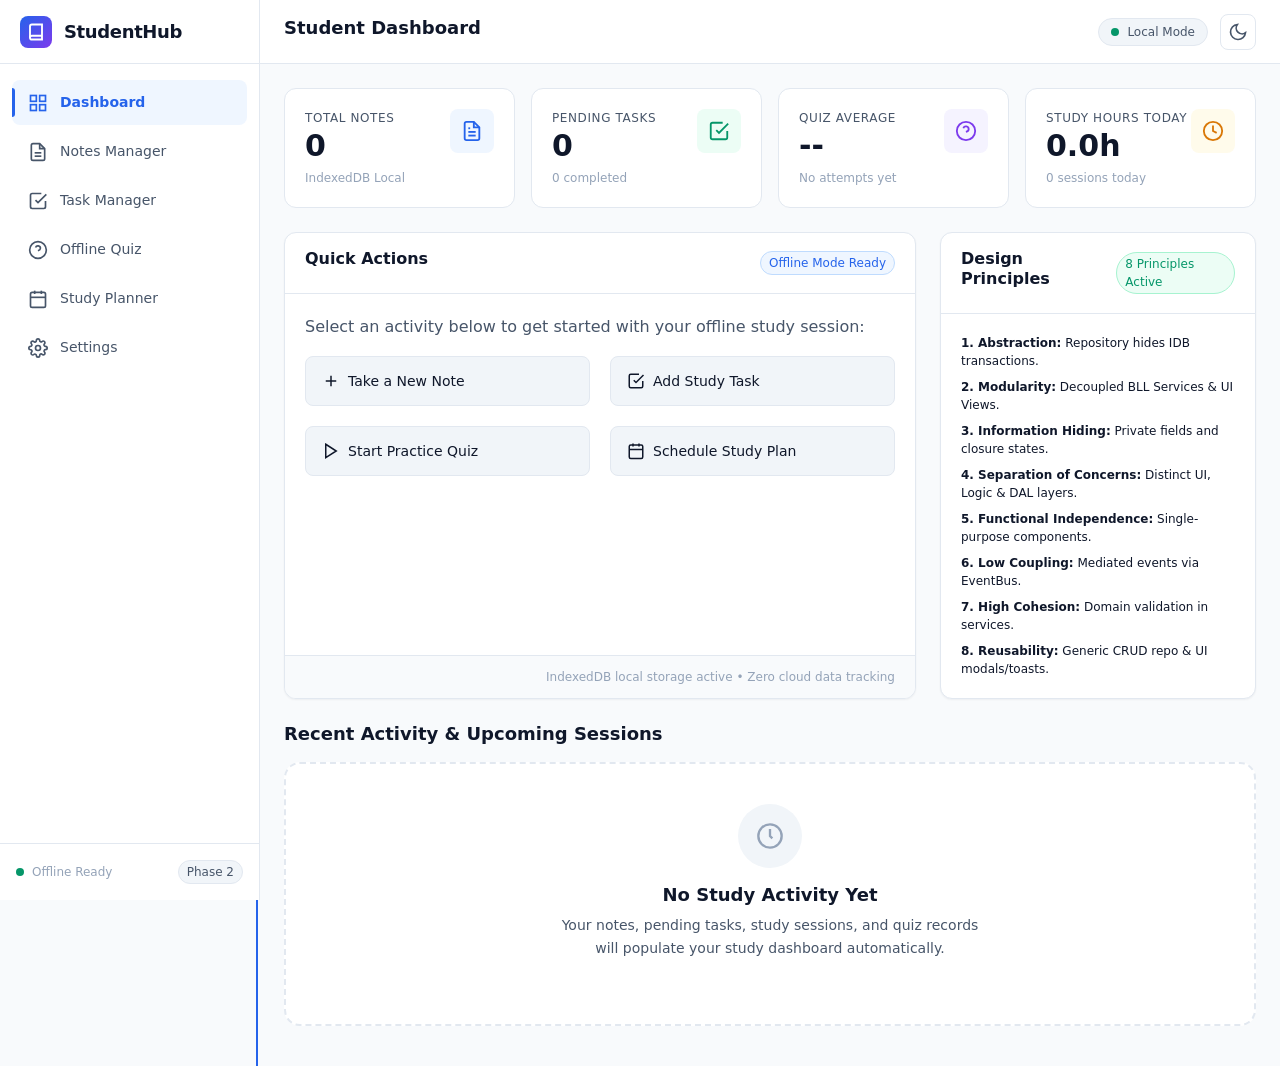
<file: index.html>
<!DOCTYPE html>
<html lang="en">
<head>
  <meta charset="UTF-8">
  <meta name="viewport" content="width=device-width, initial-scale=1.0">
  <meta name="description" content="Offline Student Assistant — A lightweight, offline-first study companion built with vanilla web technologies.">
  <meta name="theme-color" content="#2563eb">
  <title>Offline Student Assistant</title>

  <!-- PWA Manifest & App Icons -->
  <link rel="manifest" href="./manifest.webmanifest">
  <link rel="icon" type="image/svg+xml" href="./assets/icons/favicon.svg">
  <link rel="apple-touch-icon" href="./assets/icons/icon-192.png">

  <!-- Modular CSS Architecture -->
  <link rel="stylesheet" href="./assets/css/variables.css">
  <link rel="stylesheet" href="./assets/css/base.css">
  <link rel="stylesheet" href="./assets/css/layout.css">
  <link rel="stylesheet" href="./assets/css/components.css">
  <link rel="stylesheet" href="./assets/css/animations.css">
</head>
<body>
  <!-- Accessible Skip to Content Link -->
  <a href="#app-main" class="skip-link">Skip to main content</a>

  <!-- Mobile Backdrop Overlay for Drawer -->
  <div id="sidebar-backdrop" class="sidebar-backdrop" aria-hidden="true"></div>

  <div class="app-container">
    <!-- Desktop Sidebar Navigation -->
    <aside id="app-sidebar" class="sidebar" aria-label="Main Navigation">
      <div class="sidebar-header">
        <a href="#/dashboard" class="app-brand" aria-label="Student Assistant Home">
          <div class="app-brand-icon" aria-hidden="true">
            <svg width="18" height="18" viewBox="0 0 24 24" fill="none" stroke="currentColor" stroke-width="2.5"><path d="M4 19.5A2.5 2.5 0 0 1 6.5 17H20"></path><path d="M6.5 2H20v20H6.5A2.5 2.5 0 0 1 4 19.5v-15A2.5 2.5 0 0 1 6.5 2z"></path></svg>
          </div>
          <span class="app-brand-text">StudentHub</span>
        </a>
      </div>

      <nav class="sidebar-nav">
        <a href="#/dashboard" class="nav-link active" id="nav-dashboard">
          <svg class="nav-link-icon" viewBox="0 0 24 24" fill="none" stroke="currentColor" stroke-width="2" aria-hidden="true"><rect x="3" y="3" width="7" height="7"></rect><rect x="14" y="3" width="7" height="7"></rect><rect x="14" y="14" width="7" height="7"></rect><rect x="3" y="14" width="7" height="7"></rect></svg>
          <span>Dashboard</span>
        </a>

        <a href="#/notes" class="nav-link" id="nav-notes">
          <svg class="nav-link-icon" viewBox="0 0 24 24" fill="none" stroke="currentColor" stroke-width="2" aria-hidden="true"><path d="M14 2H6a2 2 0 0 0-2 2v16a2 2 0 0 0 2 2h12a2 2 0 0 0 2-2V8z"></path><polyline points="14 2 14 8 20 8"></polyline><line x1="16" y1="13" x2="8" y2="13"></line><line x1="16" y1="17" x2="8" y2="17"></line></svg>
          <span>Notes Manager</span>
        </a>

        <a href="#/tasks" class="nav-link" id="nav-tasks">
          <svg class="nav-link-icon" viewBox="0 0 24 24" fill="none" stroke="currentColor" stroke-width="2" aria-hidden="true"><polyline points="9 11 12 14 22 4"></polyline><path d="M21 12v7a2 2 0 0 1-2 2H5a2 2 0 0 1-2-2V5a2 2 0 0 1 2-2h11"></path></svg>
          <span>Task Manager</span>
        </a>

        <a href="#/quiz" class="nav-link" id="nav-quiz">
          <svg class="nav-link-icon" viewBox="0 0 24 24" fill="none" stroke="currentColor" stroke-width="2" aria-hidden="true"><circle cx="12" cy="12" r="10"></circle><path d="M9.09 9a3 3 0 0 1 5.83 1c0 2-3 3-3 3"></path><line x1="12" y1="17" x2="12.01" y2="17"></line></svg>
          <span>Offline Quiz</span>
        </a>

        <a href="#/planner" class="nav-link" id="nav-planner">
          <svg class="nav-link-icon" viewBox="0 0 24 24" fill="none" stroke="currentColor" stroke-width="2" aria-hidden="true"><rect x="3" y="4" width="18" height="18" rx="2" ry="2"></rect><line x1="16" y1="2" x2="16" y2="6"></line><line x1="8" y1="2" x2="8" y2="6"></line><line x1="3" y1="10" x2="21" y2="10"></line></svg>
          <span>Study Planner</span>
        </a>

        <a href="#/settings" class="nav-link" id="nav-settings">
          <svg class="nav-link-icon" viewBox="0 0 24 24" fill="none" stroke="currentColor" stroke-width="2" aria-hidden="true"><circle cx="12" cy="12" r="3"></circle><path d="M19.4 15a1.65 1.65 0 0 0 .33 1.82l.06.06a2 2 0 0 1 0 2.83 2 2 0 0 1-2.83 0l-.06-.06a1.65 1.65 0 0 0-1.82-.33 1.65 1.65 0 0 0-1 1.51V21a2 2 0 0 1-2 2 2 2 0 0 1-2-2v-.09A1.65 1.65 0 0 0 9 19.4a1.65 1.65 0 0 0-1.82.33l-.06.06a2 2 0 0 1-2.83 0 2 2 0 0 1 0-2.83l.06-.06a1.65 1.65 0 0 0 .33-1.82 1.65 1.65 0 0 0-1.51-1H3a2 2 0 0 1-2-2 2 2 0 0 1 2-2h.09A1.65 1.65 0 0 0 4.6 9a1.65 1.65 0 0 0-.33-1.82l-.06-.06a2 2 0 0 1 0-2.83 2 2 0 0 1 2.83 0l.06.06a1.65 1.65 0 0 0 1.82.33H9a1.65 1.65 0 0 0 1-1.51V3a2 2 0 0 1 2-2 2 2 0 0 1 2 2v.09a1.65 1.65 0 0 0 1 1.51 1.65 1.65 0 0 0 1.82-.33l.06-.06a2 2 0 0 1 2.83 0 2 2 0 0 1 0 2.83l-.06.06a1.65 1.65 0 0 0-.33 1.82V9a1.65 1.65 0 0 0 1.51 1H21a2 2 0 0 1 2 2 2 2 0 0 1-2 2h-.09a1.65 1.65 0 0 0-1.51 1z"></path></svg>
          <span>Settings</span>
        </a>
      </nav>

      <div class="sidebar-footer">
        <div style="display: flex; align-items: center; justify-content: space-between;">
          <span style="display: flex; align-items: center; gap: var(--space-2);">
            <span class="status-dot status-dot-success" aria-hidden="true"></span>
            <span>Offline Ready</span>
          </span>
          <span class="badge badge-muted">Phase 2</span>
        </div>
      </div>
    </aside>

    <!-- Main Viewport Wrapper -->
    <div class="main-wrapper">
      <!-- Top Application Header -->
      <header class="app-header">
        <div class="header-left">
          <button type="button" class="mobile-menu-btn" id="btn-mobile-menu" aria-label="Toggle navigation menu" aria-expanded="false" aria-controls="app-sidebar">
            <svg width="22" height="22" viewBox="0 0 24 24" fill="none" stroke="currentColor" stroke-width="2"><line x1="3" y1="12" x2="21" y2="12"></line><line x1="3" y1="6" x2="21" y2="6"></line><line x1="3" y1="18" x2="21" y2="18"></line></svg>
          </button>
          <div class="header-title-container">
            <h1 id="header-page-title" class="header-page-title">Dashboard</h1>
          </div>
        </div>

        <div class="header-right">
          <button type="button" class="btn btn-sm btn-primary" id="btn-pwa-install" style="display: none;" aria-label="Install offline student assistant as an application">
            <svg width="14" height="14" viewBox="0 0 24 24" fill="none" stroke="currentColor" stroke-width="2"><path d="M21 15v4a2 2 0 0 1-2 2H5a2 2 0 0 1-2-2v-4"></path><polyline points="7 10 12 15 17 10"></polyline><line x1="12" y1="15" x2="12" y2="3"></line></svg>
            <span>Install App</span>
          </button>

          <span class="header-pill" title="Private local-first environment">
            <span class="status-dot status-dot-success" aria-hidden="true"></span>
            <span>Local Mode</span>
          </span>

          <button type="button" class="btn-icon theme-toggle-btn" id="btn-header-theme-toggle" aria-label="Toggle theme">
            <!-- Icon injected by theme module -->
            <svg width="20" height="20" viewBox="0 0 24 24" fill="none" stroke="currentColor" stroke-width="2"><circle cx="12" cy="12" r="5"></circle><line x1="12" y1="1" x2="12" y2="3"></line><line x1="12" y1="21" x2="12" y2="23"></line><line x1="4.22" y1="4.22" x2="5.64" y2="5.64"></line><line x1="18.36" y1="18.36" x2="19.78" y2="19.78"></line><line x1="1" y1="12" x2="3" y2="12"></line><line x1="21" y1="12" x2="23" y2="12"></line><line x1="4.22" y1="19.78" x2="5.64" y2="18.36"></line><line x1="18.36" y1="5.64" x2="19.78" y2="4.22"></line></svg>
          </button>
        </div>
      </header>

      <!-- Main Application Mount Point -->
      <main id="app-main" class="app-main" tabindex="-1">
        <!-- Rendered views will be injected here by the router -->
      </main>
    </div>
  </div>

  <!-- Mobile Bottom Navigation Bar -->
  <nav class="mobile-bottom-nav" aria-label="Mobile Bottom Navigation">
    <a href="#/dashboard" class="mobile-nav-item active" id="mob-nav-dashboard">
      <svg class="mobile-nav-icon" viewBox="0 0 24 24" fill="none" stroke="currentColor" stroke-width="2" aria-hidden="true"><rect x="3" y="3" width="7" height="7"></rect><rect x="14" y="3" width="7" height="7"></rect><rect x="14" y="14" width="7" height="7"></rect><rect x="3" y="14" width="7" height="7"></rect></svg>
      <span>Home</span>
    </a>
    <a href="#/notes" class="mobile-nav-item" id="mob-nav-notes">
      <svg class="mobile-nav-icon" viewBox="0 0 24 24" fill="none" stroke="currentColor" stroke-width="2" aria-hidden="true"><path d="M14 2H6a2 2 0 0 0-2 2v16a2 2 0 0 0 2 2h12a2 2 0 0 0 2-2V8z"></path><polyline points="14 2 14 8 20 8"></polyline><line x1="16" y1="13" x2="8" y2="13"></line></svg>
      <span>Notes</span>
    </a>
    <a href="#/tasks" class="mobile-nav-item" id="mob-nav-tasks">
      <svg class="mobile-nav-icon" viewBox="0 0 24 24" fill="none" stroke="currentColor" stroke-width="2" aria-hidden="true"><polyline points="9 11 12 14 22 4"></polyline><path d="M21 12v7a2 2 0 0 1-2 2H5a2 2 0 0 1-2-2V5a2 2 0 0 1 2-2h11"></path></svg>
      <span>Tasks</span>
    </a>
    <a href="#/quiz" class="mobile-nav-item" id="mob-nav-quiz">
      <svg class="mobile-nav-icon" viewBox="0 0 24 24" fill="none" stroke="currentColor" stroke-width="2" aria-hidden="true"><circle cx="12" cy="12" r="10"></circle><path d="M9.09 9a3 3 0 0 1 5.83 1c0 2-3 3-3 3"></path><line x1="12" y1="17" x2="12.01" y2="17"></line></svg>
      <span>Quiz</span>
    </a>
    <a href="#/planner" class="mobile-nav-item" id="mob-nav-planner">
      <svg class="mobile-nav-icon" viewBox="0 0 24 24" fill="none" stroke="currentColor" stroke-width="2" aria-hidden="true"><rect x="3" y="4" width="18" height="18" rx="2" ry="2"></rect><line x1="16" y1="2" x2="16" y2="6"></line><line x1="8" y1="2" x2="8" y2="6"></line></svg>
      <span>Plan</span>
    </a>
    <a href="#/settings" class="mobile-nav-item" id="mob-nav-settings">
      <svg class="mobile-nav-icon" viewBox="0 0 24 24" fill="none" stroke="currentColor" stroke-width="2" aria-hidden="true"><circle cx="12" cy="12" r="3"></circle><path d="M19.4 15a1.65 1.65 0 0 0 .33 1.82l.06.06a2 2 0 0 1 0 2.83 2 2 0 0 1-2.83 0l-.06-.06a1.65 1.65 0 0 0-1.82-.33 1.65 1.65 0 0 0-1 1.51V21a2 2 0 0 1-2 2 2 2 0 0 1-2-2v-.09A1.65 1.65 0 0 0 9 19.4a1.65 1.65 0 0 0-1.82.33l-.06.06a2 2 0 0 1-2.83 0 2 2 0 0 1 0-2.83l.06-.06a1.65 1.65 0 0 0 .33-1.82 1.65 1.65 0 0 0-1.51-1H3a2 2 0 0 1-2-2 2 2 0 0 1 2-2h.09A1.65 1.65 0 0 0 4.6 9a1.65 1.65 0 0 0-.33-1.82l-.06-.06a2 2 0 0 1 0-2.83 2 2 0 0 1 2.83 0l.06.06a1.65 1.65 0 0 0 1.82.33H9a1.65 1.65 0 0 0 1-1.51V3a2 2 0 0 1 2-2 2 2 0 0 1 2 2v.09a1.65 1.65 0 0 0 1 1.51 1.65 1.65 0 0 0 1.82-.33l.06-.06a2 2 0 0 1 2.83 0 2 2 0 0 1 0 2.83l-.06.06a1.65 1.65 0 0 0-.33 1.82V9a1.65 1.65 0 0 0 1.51 1H21a2 2 0 0 1 2 2 2 2 0 0 1-2 2h-.09a1.65 1.65 0 0 0-1.51 1z"></path></svg>
      <span>Settings</span>
    </a>
  </nav>

  <!-- Live Region Container for Accessible Toasts -->
  <div id="toast-container" class="toast-container" aria-live="polite" aria-atomic="true"></div>

  <!-- Main ES Module Application Script -->
  <script type="module" src="./js/app.js"></script>
</body>
</html>
</file>
<file: assets/css/variables.css>
/* ==========================================================================
   Design Tokens & CSS Custom Properties
   Offline Student Assistant
   ========================================================================== */

:root {
  /* Color Palette - Light Theme (Default) */
  --bg-primary: #f8fafc;
  --bg-surface: #ffffff;
  --bg-elevated: #ffffff;
  --bg-muted: #f1f5f9;
  --bg-hover: #e2e8f0;

  --border-color: #e2e8f0;
  --border-hover: #cbd5e1;
  --border-focus: #3b82f6;

  --text-primary: #0f172a;
  --text-secondary: #475569;
  --text-muted: #94a3b8;
  --text-inverse: #ffffff;

  /* Accent Colors */
  --accent-primary: #2563eb;
  --accent-primary-hover: #1d4ed8;
  --accent-primary-subtle: #eff6ff;
  --accent-primary-border: #bfdbfe;

  --accent-secondary: #7c3aed;
  --accent-secondary-subtle: #f5f3ff;

  --accent-success: #059669;
  --accent-success-hover: #047857;
  --accent-success-subtle: #ecfdf5;
  --accent-success-border: #a7f3d0;

  --accent-warning: #d97706;
  --accent-warning-hover: #b45309;
  --accent-warning-subtle: #fffbeb;
  --accent-warning-border: #fde68a;

  --accent-danger: #dc2626;
  --accent-danger-hover: #b91c1c;
  --accent-danger-subtle: #fef2f2;
  --accent-danger-border: #fecaca;

  --accent-info: #0284c7;
  --accent-info-subtle: #f0f9ff;

  /* Typography Scale */
  --font-family-base: system-ui, -apple-system, BlinkMacSystemFont, 'Segoe UI', Roboto, Oxygen, Ubuntu, Cantarell, 'Open Sans', 'Helvetica Neue', sans-serif;
  --font-family-mono: ui-monospace, SFMono-Regular, Menlo, Monaco, Consolas, 'Liberation Mono', 'Courier New', monospace;

  --font-size-xs: 0.75rem;     /* 12px */
  --font-size-sm: 0.875rem;    /* 14px */
  --font-size-base: 1rem;      /* 16px */
  --font-size-lg: 1.125rem;    /* 18px */
  --font-size-xl: 1.25rem;     /* 20px */
  --font-size-2xl: 1.5rem;     /* 24px */
  --font-size-3xl: 1.875rem;   /* 30px */

  --font-weight-regular: 400;
  --font-weight-medium: 500;
  --font-weight-semibold: 600;
  --font-weight-bold: 700;

  --line-height-tight: 1.25;
  --line-height-normal: 1.5;
  --line-height-relaxed: 1.625;

  /* Spacing System */
  --space-0-5: 0.125rem; /* 2px */
  --space-1: 0.25rem;    /* 4px */
  --space-2: 0.5rem;     /* 8px */
  --space-3: 0.75rem;    /* 12px */
  --space-4: 1rem;       /* 16px */
  --space-5: 1.25rem;    /* 20px */
  --space-6: 1.5rem;     /* 24px */
  --space-8: 2rem;       /* 32px */
  --space-10: 2.5rem;    /* 40px */
  --space-12: 3rem;      /* 48px */

  /* Border Radii */
  --radius-xs: 0.25rem;  /* 4px */
  --radius-sm: 0.375rem; /* 6px */
  --radius-md: 0.5rem;   /* 8px */
  --radius-lg: 0.75rem;  /* 12px */
  --radius-xl: 1rem;     /* 16px */
  --radius-full: 9999px;

  /* Elevation & Shadows */
  --shadow-sm: 0 1px 2px 0 rgba(15, 23, 42, 0.05);
  --shadow-md: 0 4px 6px -1px rgba(15, 23, 42, 0.08), 0 2px 4px -2px rgba(15, 23, 42, 0.05);
  --shadow-lg: 0 10px 15px -3px rgba(15, 23, 42, 0.08), 0 4px 6px -4px rgba(15, 23, 42, 0.04);
  --shadow-xl: 0 20px 25px -5px rgba(15, 23, 42, 0.1), 0 8px 10px -6px rgba(15, 23, 42, 0.04);

  /* Layout Dimensions */
  --sidebar-width: 260px;
  --sidebar-collapsed-width: 72px;
  --header-height: 64px;
  --mobile-nav-height: 64px;
  --content-max-width: 1280px;

  /* Transitions */
  --transition-fast: 150ms cubic-bezier(0.4, 0, 0.2, 1);
  --transition-normal: 250ms cubic-bezier(0.4, 0, 0.2, 1);
  --transition-slow: 350ms cubic-bezier(0.4, 0, 0.2, 1);

  /* Z-Index Layers */
  --z-base: 1;
  --z-header: 20;
  --z-sidebar: 30;
  --z-mobile-nav: 40;
  --z-backdrop: 50;
  --z-modal: 60;
  --z-toast: 70;
}

/* ==========================================================================
   Dark Theme Overrides
   ========================================================================== */
[data-theme="dark"] {
  --bg-primary: #090d16;
  --bg-surface: #111827;
  --bg-elevated: #1a2234;
  --bg-muted: #1e293b;
  --bg-hover: #26334d;

  --border-color: #27354a;
  --border-hover: #3b4c68;
  --border-focus: #60a5fa;

  --text-primary: #f1f5f9;
  --text-secondary: #94a3b8;
  --text-muted: #64748b;
  --text-inverse: #0f172a;

  /* Accents adjusted for dark backgrounds */
  --accent-primary: #3b82f6;
  --accent-primary-hover: #60a5fa;
  --accent-primary-subtle: rgba(59, 130, 246, 0.15);
  --accent-primary-border: rgba(59, 130, 246, 0.3);

  --accent-secondary: #a855f7;
  --accent-secondary-subtle: rgba(168, 85, 247, 0.15);

  --accent-success: #10b981;
  --accent-success-hover: #34d399;
  --accent-success-subtle: rgba(16, 185, 129, 0.15);
  --accent-success-border: rgba(16, 185, 129, 0.3);

  --accent-warning: #f59e0b;
  --accent-warning-hover: #fbbf24;
  --accent-warning-subtle: rgba(245, 158, 11, 0.15);
  --accent-warning-border: rgba(245, 158, 11, 0.3);

  --accent-danger: #ef4444;
  --accent-danger-hover: #f87171;
  --accent-danger-subtle: rgba(239, 68, 68, 0.15);
  --accent-danger-border: rgba(239, 68, 68, 0.3);

  --accent-info: #38bdf8;
  --accent-info-subtle: rgba(56, 189, 248, 0.15);

  --shadow-sm: 0 1px 2px 0 rgba(0, 0, 0, 0.4);
  --shadow-md: 0 4px 6px -1px rgba(0, 0, 0, 0.4), 0 2px 4px -2px rgba(0, 0, 0, 0.3);
  --shadow-lg: 0 10px 15px -3px rgba(0, 0, 0, 0.5), 0 4px 6px -4px rgba(0, 0, 0, 0.3);
  --shadow-xl: 0 20px 25px -5px rgba(0, 0, 0, 0.6), 0 8px 10px -6px rgba(0, 0, 0, 0.4);
}
</file>
<file: assets/css/base.css>
/* ==========================================================================
   Base Styles & Reset
   Offline Student Assistant
   ========================================================================== */

*,
*::before,
*::after {
  box-sizing: border-box;
  margin: 0;
  padding: 0;
}

html {
  font-size: 16px;
  -webkit-text-size-adjust: 100%;
  -webkit-font-smoothing: antialiased;
  -moz-osx-font-smoothing: grayscale;
  scroll-behavior: smooth;
}

body {
  font-family: var(--font-family-base);
  font-size: var(--font-size-base);
  font-weight: var(--font-weight-regular);
  line-height: var(--line-height-normal);
  color: var(--text-primary);
  background-color: var(--bg-primary);
  min-height: 100vh;
  display: flex;
  flex-direction: column;
  overflow-x: hidden;
  transition: background-color var(--transition-normal), color var(--transition-normal);
}

/* Accessible Skip Link */
.skip-link {
  position: absolute;
  top: -100px;
  left: var(--space-4);
  z-index: var(--z-modal);
  background: var(--accent-primary);
  color: var(--text-inverse);
  padding: var(--space-2) var(--space-4);
  border-radius: var(--radius-md);
  text-decoration: none;
  font-weight: var(--font-weight-medium);
  transition: top var(--transition-fast);
}

.skip-link:focus {
  top: var(--space-4);
  outline: 3px solid var(--accent-secondary);
}

/* Accessible Focus Outlines */
:focus-visible {
  outline: 2px solid var(--accent-primary);
  outline-offset: 2px;
}

/* Typography Defaults */
h1, h2, h3, h4, h5, h6 {
  color: var(--text-primary);
  font-weight: var(--font-weight-bold);
  line-height: var(--line-height-tight);
}

h1 { font-size: var(--font-size-3xl); margin-bottom: var(--space-2); }
h2 { font-size: var(--font-size-2xl); margin-bottom: var(--space-2); }
h3 { font-size: var(--font-size-xl); margin-bottom: var(--space-2); }
h4 { font-size: var(--font-size-lg); margin-bottom: var(--space-1); }

p {
  color: var(--text-secondary);
  line-height: var(--line-height-relaxed);
}

a {
  color: var(--accent-primary);
  text-decoration: none;
  transition: color var(--transition-fast);
}

a:hover {
  text-decoration: underline;
}

ul, ol {
  list-style: none;
}

button, input, select, textarea {
  font-family: inherit;
  font-size: inherit;
  line-height: inherit;
  color: inherit;
}

button {
  cursor: pointer;
  border: none;
  background: none;
}

button:disabled {
  cursor: not-allowed;
  opacity: 0.6;
}

img, svg {
  display: block;
  max-width: 100%;
}

/* Utility Classes */
.sr-only {
  position: absolute;
  width: 1px;
  height: 1px;
  padding: 0;
  margin: -1px;
  overflow: hidden;
  clip: rect(0, 0, 0, 0);
  white-space: nowrap;
  border-width: 0;
}

.text-truncate {
  overflow: hidden;
  text-overflow: ellipsis;
  white-space: nowrap;
}

.flex { display: flex; }
.flex-col { display: flex; flex-direction: column; }
.items-center { align-items: center; }
.justify-between { justify-content: space-between; }
.gap-2 { gap: var(--space-2); }
.gap-4 { gap: var(--space-4); }
</file>
<file: assets/css/layout.css>
/* ==========================================================================
   Layout Styles
   Offline Student Assistant
   ========================================================================== */

/* Root Layout Container */
.app-container {
  display: flex;
  min-height: 100vh;
  width: 100%;
}

/* ==========================================================================
   Sidebar (Desktop Navigation)
   ========================================================================== */
.sidebar {
  width: var(--sidebar-width);
  background-color: var(--bg-surface);
  border-right: 1px solid var(--border-color);
  display: flex;
  flex-direction: column;
  position: fixed;
  top: 0;
  bottom: 0;
  left: 0;
  z-index: var(--z-sidebar);
  transition: transform var(--transition-normal), background-color var(--transition-normal);
}

.sidebar-header {
  height: var(--header-height);
  display: flex;
  align-items: center;
  padding: 0 var(--space-5);
  border-bottom: 1px solid var(--border-color);
  gap: var(--space-3);
}

.app-brand {
  display: flex;
  align-items: center;
  gap: var(--space-3);
  text-decoration: none;
  color: var(--text-primary);
  font-weight: var(--font-weight-bold);
  font-size: var(--font-size-lg);
}

.app-brand-icon {
  width: 32px;
  height: 32px;
  border-radius: var(--radius-md);
  background: linear-gradient(135deg, var(--accent-primary), var(--accent-secondary));
  display: flex;
  align-items: center;
  justify-content: center;
  color: #ffffff;
  flex-shrink: 0;
}

.app-brand-text {
  letter-spacing: -0.02em;
}

.sidebar-nav {
  flex: 1;
  padding: var(--space-4) var(--space-3);
  overflow-y: auto;
  display: flex;
  flex-direction: column;
  gap: var(--space-1);
}

.nav-link {
  display: flex;
  align-items: center;
  gap: var(--space-3);
  padding: var(--space-3) var(--space-4);
  border-radius: var(--radius-md);
  color: var(--text-secondary);
  font-weight: var(--font-weight-medium);
  font-size: var(--font-size-sm);
  text-decoration: none;
  transition: all var(--transition-fast);
  position: relative;
}

.nav-link:hover {
  background-color: var(--bg-muted);
  color: var(--text-primary);
  text-decoration: none;
}

.nav-link.active {
  background-color: var(--accent-primary-subtle);
  color: var(--accent-primary);
  font-weight: var(--font-weight-semibold);
}

.nav-link.active::before {
  content: '';
  position: absolute;
  left: 0;
  top: var(--space-2);
  bottom: var(--space-2);
  width: 3px;
  border-radius: 0 var(--radius-xs) var(--radius-xs) 0;
  background-color: var(--accent-primary);
}

.nav-link-icon {
  width: 20px;
  height: 20px;
  flex-shrink: 0;
}

.sidebar-footer {
  padding: var(--space-4);
  border-top: 1px solid var(--border-color);
  font-size: var(--font-size-xs);
  color: var(--text-muted);
}

/* ==========================================================================
   Main Content Area
   ========================================================================== */
.main-wrapper {
  flex: 1;
  margin-left: var(--sidebar-width);
  display: flex;
  flex-direction: column;
  min-width: 0;
  transition: margin-left var(--transition-normal);
}

/* Top App Header */
.app-header {
  height: var(--header-height);
  background-color: var(--bg-surface);
  border-bottom: 1px solid var(--border-color);
  display: flex;
  align-items: center;
  justify-content: space-between;
  padding: 0 var(--space-6);
  position: sticky;
  top: 0;
  z-index: var(--z-header);
  transition: background-color var(--transition-normal);
}

.header-left {
  display: flex;
  align-items: center;
  gap: var(--space-4);
}

.mobile-menu-btn {
  display: none;
  align-items: center;
  justify-content: center;
  width: 40px;
  height: 40px;
  border-radius: var(--radius-md);
  color: var(--text-primary);
  background-color: transparent;
}

.mobile-menu-btn:hover {
  background-color: var(--bg-muted);
}

.header-title-container {
  display: flex;
  flex-direction: column;
}

.header-page-title {
  font-size: var(--font-size-lg);
  font-weight: var(--font-weight-bold);
  color: var(--text-primary);
  line-height: 1.2;
}

.header-right {
  display: flex;
  align-items: center;
  gap: var(--space-3);
}

/* Main Viewport Container */
.app-main {
  flex: 1;
  padding: var(--space-6);
  max-width: var(--content-max-width);
  width: 100%;
  margin: 0 auto;
}

/* ==========================================================================
   Mobile Bottom Navigation Bar
   ========================================================================== */
.mobile-bottom-nav {
  display: none;
  position: fixed;
  bottom: 0;
  left: 0;
  right: 0;
  height: var(--mobile-nav-height);
  background-color: var(--bg-surface);
  border-top: 1px solid var(--border-color);
  z-index: var(--z-mobile-nav);
  padding: 0 var(--space-2);
  justify-content: space-around;
  align-items: center;
  box-shadow: 0 -2px 10px rgba(0, 0, 0, 0.05);
}

.mobile-nav-item {
  display: flex;
  flex-direction: column;
  align-items: center;
  justify-content: center;
  color: var(--text-muted);
  font-size: var(--font-size-xs);
  font-weight: var(--font-weight-medium);
  text-decoration: none;
  padding: var(--space-1) var(--space-2);
  border-radius: var(--radius-sm);
  gap: var(--space-1);
  min-width: 50px;
  transition: color var(--transition-fast);
}

.mobile-nav-item:hover {
  color: var(--text-primary);
  text-decoration: none;
}

.mobile-nav-item.active {
  color: var(--accent-primary);
}

.mobile-nav-icon {
  width: 20px;
  height: 20px;
}

/* Sidebar Backdrop (for Mobile Drawer) */
.sidebar-backdrop {
  display: none;
  position: fixed;
  inset: 0;
  background-color: rgba(15, 23, 42, 0.5);
  backdrop-filter: blur(2px);
  z-index: calc(var(--z-sidebar) - 1);
  opacity: 0;
  transition: opacity var(--transition-normal);
}

.sidebar-backdrop.active {
  display: block;
  opacity: 1;
}

/* ==========================================================================
   Responsive Breakpoints
   ========================================================================== */

/* Mobile Breakpoint (< 768px) */
@media (max-width: 768px) {
  .sidebar {
    transform: translateX(-100%);
    box-shadow: var(--shadow-xl);
  }

  .sidebar.open {
    transform: translateX(0);
  }

  .main-wrapper {
    margin-left: 0;
    padding-bottom: var(--mobile-nav-height);
  }

  .mobile-menu-btn {
    display: flex;
  }

  .mobile-bottom-nav {
    display: flex;
  }

  .app-header {
    padding: 0 var(--space-4);
  }

  .app-main {
    padding: var(--space-4);
  }
}

/* Tablet Breakpoint (769px to 1024px) */
@media (min-width: 769px) and (max-width: 1024px) {
  :root {
    --sidebar-width: 220px;
  }

  .app-main {
    padding: var(--space-5);
  }
}
</file>
<file: assets/css/components.css>
/* ==========================================================================
   Component Styles
   Offline Student Assistant
   ========================================================================== */

/* ==========================================================================
   Buttons
   ========================================================================== */
.btn {
  display: inline-flex;
  align-items: center;
  justify-content: center;
  gap: var(--space-2);
  padding: var(--space-2) var(--space-4);
  border-radius: var(--radius-md);
  font-size: var(--font-size-sm);
  font-weight: var(--font-weight-medium);
  line-height: var(--line-height-normal);
  transition: all var(--transition-fast);
  cursor: pointer;
  text-decoration: none;
  white-space: nowrap;
}

.btn-primary {
  background-color: var(--accent-primary);
  color: #ffffff;
  border: 1px solid transparent;
}

.btn-primary:hover {
  background-color: var(--accent-primary-hover);
  text-decoration: none;
}

.btn-secondary {
  background-color: var(--bg-muted);
  color: var(--text-primary);
  border: 1px solid var(--border-color);
}

.btn-secondary:hover {
  background-color: var(--bg-hover);
  text-decoration: none;
}

.btn-ghost {
  background-color: transparent;
  color: var(--text-secondary);
  border: 1px solid transparent;
}

.btn-ghost:hover {
  background-color: var(--bg-muted);
  color: var(--text-primary);
}

.btn-icon {
  width: 36px;
  height: 36px;
  padding: 0;
  border-radius: var(--radius-md);
  display: inline-flex;
  align-items: center;
  justify-content: center;
  color: var(--text-secondary);
  background-color: transparent;
  border: 1px solid var(--border-color);
  transition: all var(--transition-fast);
}

.btn-icon:hover {
  background-color: var(--bg-muted);
  color: var(--text-primary);
  border-color: var(--border-hover);
}

.btn-sm {
  padding: var(--space-1) var(--space-3);
  font-size: var(--font-size-xs);
}

/* ==========================================================================
   Cards & Surfaces
   ========================================================================== */
.card {
  background-color: var(--bg-surface);
  border: 1px solid var(--border-color);
  border-radius: var(--radius-lg);
  box-shadow: var(--shadow-sm);
  overflow: hidden;
  display: flex;
  flex-direction: column;
  transition: box-shadow var(--transition-normal), border-color var(--transition-normal);
}

.card:hover {
  box-shadow: var(--shadow-md);
  border-color: var(--border-hover);
}

.card-header {
  padding: var(--space-4) var(--space-5);
  border-bottom: 1px solid var(--border-color);
  display: flex;
  align-items: center;
  justify-content: space-between;
  gap: var(--space-3);
}

.card-title {
  font-size: var(--font-size-base);
  font-weight: var(--font-weight-semibold);
  color: var(--text-primary);
}

.card-body {
  padding: var(--space-5);
  flex: 1;
}

.card-footer {
  padding: var(--space-3) var(--space-5);
  border-top: 1px solid var(--border-color);
  background-color: var(--bg-primary);
  display: flex;
  align-items: center;
  justify-content: flex-end;
  gap: var(--space-2);
}

/* ==========================================================================
   Stat Cards (Dashboard Metrics)
   ========================================================================== */
.stats-grid {
  display: grid;
  grid-template-columns: repeat(auto-fit, minmax(220px, 1fr));
  gap: var(--space-4);
  margin-bottom: var(--space-6);
}

.stat-card {
  background-color: var(--bg-surface);
  border: 1px solid var(--border-color);
  border-radius: var(--radius-lg);
  padding: var(--space-5);
  display: flex;
  align-items: flex-start;
  justify-content: space-between;
  transition: all var(--transition-fast);
}

.stat-card:hover {
  transform: translateY(-2px);
  box-shadow: var(--shadow-md);
  border-color: var(--border-hover);
}

.stat-content {
  display: flex;
  flex-direction: column;
}

.stat-label {
  font-size: var(--font-size-xs);
  font-weight: var(--font-weight-medium);
  color: var(--text-secondary);
  text-transform: uppercase;
  letter-spacing: 0.05em;
  margin-bottom: var(--space-1);
}

.stat-value {
  font-size: var(--font-size-3xl);
  font-weight: var(--font-weight-bold);
  color: var(--text-primary);
  line-height: 1;
  margin-bottom: var(--space-2);
}

.stat-subtext {
  font-size: var(--font-size-xs);
  color: var(--text-muted);
}

.stat-icon-wrapper {
  width: 44px;
  height: 44px;
  border-radius: var(--radius-md);
  display: flex;
  align-items: center;
  justify-content: center;
  flex-shrink: 0;
}

.stat-icon-blue {
  background-color: var(--accent-primary-subtle);
  color: var(--accent-primary);
}

.stat-icon-purple {
  background-color: var(--accent-secondary-subtle);
  color: var(--accent-secondary);
}

.stat-icon-emerald {
  background-color: var(--accent-success-subtle);
  color: var(--accent-success);
}

.stat-icon-amber {
  background-color: var(--accent-warning-subtle);
  color: var(--accent-warning);
}

/* ==========================================================================
   Badges & Pills
   ========================================================================== */
.badge {
  display: inline-flex;
  align-items: center;
  gap: var(--space-1);
  padding: var(--space-0-5) var(--space-2);
  border-radius: var(--radius-full);
  font-size: var(--font-size-xs);
  font-weight: var(--font-weight-medium);
}

.badge-primary {
  background-color: var(--accent-primary-subtle);
  color: var(--accent-primary);
  border: 1px solid var(--accent-primary-border);
}

.badge-success {
  background-color: var(--accent-success-subtle);
  color: var(--accent-success);
  border: 1px solid var(--accent-success-border);
}

.badge-warning {
  background-color: var(--accent-warning-subtle);
  color: var(--accent-warning);
  border: 1px solid var(--accent-warning-border);
}

.badge-muted {
  background-color: var(--bg-muted);
  color: var(--text-secondary);
  border: 1px solid var(--border-color);
}

.status-dot {
  width: 8px;
  height: 8px;
  border-radius: 50%;
  display: inline-block;
}

.status-dot-success { background-color: var(--accent-success); }
.status-dot-warning { background-color: var(--accent-warning); }

/* ==========================================================================
   Empty States
   ========================================================================== */
.empty-state {
  display: flex;
  flex-direction: column;
  align-items: center;
  justify-content: center;
  text-align: center;
  padding: var(--space-10) var(--space-6);
  background-color: var(--bg-surface);
  border: 2px dashed var(--border-color);
  border-radius: var(--radius-xl);
  margin: var(--space-4) 0;
}

.empty-state-icon {
  width: 64px;
  height: 64px;
  border-radius: 50%;
  background-color: var(--bg-muted);
  color: var(--text-muted);
  display: flex;
  align-items: center;
  justify-content: center;
  margin-bottom: var(--space-4);
}

.empty-state-title {
  font-size: var(--font-size-lg);
  font-weight: var(--font-weight-semibold);
  color: var(--text-primary);
  margin-bottom: var(--space-2);
}

.empty-state-desc {
  max-width: 420px;
  font-size: var(--font-size-sm);
  color: var(--text-secondary);
  margin-bottom: var(--space-6);
  line-height: var(--line-height-relaxed);
}

/* ==========================================================================
   Toast Notifications
   ========================================================================== */
.toast-container {
  position: fixed;
  bottom: var(--space-6);
  right: var(--space-6);
  z-index: var(--z-toast);
  display: flex;
  flex-direction: column;
  gap: var(--space-2);
  pointer-events: none;
  max-width: 380px;
  width: calc(100% - var(--space-8));
}

@media (max-width: 768px) {
  .toast-container {
    bottom: calc(var(--mobile-nav-height) + var(--space-3));
    right: var(--space-4);
    left: var(--space-4);
    max-width: 100%;
    width: auto;
  }
}

.toast {
  pointer-events: auto;
  background-color: var(--bg-surface);
  border: 1px solid var(--border-color);
  border-radius: var(--radius-lg);
  box-shadow: var(--shadow-xl);
  padding: var(--space-3) var(--space-4);
  display: flex;
  align-items: flex-start;
  gap: var(--space-3);
  position: relative;
  overflow: hidden;
  animation: toast-enter 0.25s cubic-bezier(0.16, 1, 0.3, 1) forwards;
}

.toast.toast-closing {
  animation: toast-exit 0.2s cubic-bezier(0.4, 0, 1, 1) forwards;
}

.toast-icon {
  width: 20px;
  height: 20px;
  flex-shrink: 0;
  margin-top: 2px;
}

.toast-info .toast-icon { color: var(--accent-info); }
.toast-success .toast-icon { color: var(--accent-success); }
.toast-warning .toast-icon { color: var(--accent-warning); }
.toast-error .toast-icon { color: var(--accent-danger); }

.toast-content {
  flex: 1;
}

.toast-title {
  font-size: var(--font-size-sm);
  font-weight: var(--font-weight-semibold);
  color: var(--text-primary);
  margin-bottom: 2px;
}

.toast-message {
  font-size: var(--font-size-xs);
  color: var(--text-secondary);
  line-height: 1.4;
}

.toast-close {
  background: none;
  border: none;
  color: var(--text-muted);
  cursor: pointer;
  padding: 2px;
  border-radius: var(--radius-xs);
  display: flex;
  align-items: center;
  justify-content: center;
}

.toast-close:hover {
  color: var(--text-primary);
  background-color: var(--bg-muted);
}

/* ==========================================================================
   Dashboard Content Grids
   ========================================================================== */
.dashboard-grid {
  display: grid;
  grid-template-columns: 2fr 1fr;
  gap: var(--space-6);
}

@media (max-width: 1024px) {
  .dashboard-grid {
    grid-template-columns: 1fr;
  }
}

.feature-grid {
  display: grid;
  grid-template-columns: repeat(auto-fit, minmax(280px, 1fr));
  gap: var(--space-5);
}

/* Header Action Pill */
.header-pill {
  display: inline-flex;
  align-items: center;
  gap: var(--space-2);
  padding: var(--space-1) var(--space-3);
  background-color: var(--bg-muted);
  border: 1px solid var(--border-color);
  border-radius: var(--radius-full);
  font-size: var(--font-size-xs);
  color: var(--text-secondary);
  font-weight: var(--font-weight-medium);
}

/* ==========================================================================
   Modals & Accessible Dialogs
   ========================================================================== */
.modal-backdrop {
  position: fixed;
  inset: 0;
  background-color: rgba(15, 23, 42, 0.6);
  backdrop-filter: blur(4px);
  z-index: var(--z-modal);
  display: flex;
  align-items: center;
  justify-content: center;
  padding: var(--space-4);
  animation: modalFadeIn 0.2s ease-out forwards;
}

.modal-dialog {
  background-color: var(--bg-surface);
  border: 1px solid var(--border-color);
  border-radius: var(--radius-xl);
  box-shadow: var(--shadow-xl);
  width: 100%;
  max-width: 540px;
  max-height: calc(100vh - var(--space-8));
  display: flex;
  flex-direction: column;
  overflow: hidden;
  animation: modalScaleUp 0.2s cubic-bezier(0.16, 1, 0.3, 1) forwards;
}

@keyframes modalFadeIn {
  from { opacity: 0; }
  to { opacity: 1; }
}

@keyframes modalScaleUp {
  from { transform: scale(0.96); opacity: 0; }
  to { transform: scale(1); opacity: 1; }
}

.modal-header {
  padding: var(--space-4) var(--space-6);
  border-bottom: 1px solid var(--border-color);
  display: flex;
  align-items: center;
  justify-content: space-between;
}

.modal-title {
  font-size: var(--font-size-lg);
  font-weight: var(--font-weight-bold);
  color: var(--text-primary);
}

.modal-body {
  padding: var(--space-6);
  overflow-y: auto;
  flex: 1;
}

.modal-footer {
  padding: var(--space-4) var(--space-6);
  border-top: 1px solid var(--border-color);
  background-color: var(--bg-primary);
  display: flex;
  align-items: center;
  justify-content: flex-end;
  gap: var(--space-3);
}

/* ==========================================================================
   Form Controls
   ========================================================================== */
.form-group {
  display: flex;
  flex-direction: column;
  gap: var(--space-1);
  margin-bottom: var(--space-4);
}

.form-label {
  font-size: var(--font-size-xs);
  font-weight: var(--font-weight-semibold);
  color: var(--text-primary);
  text-transform: uppercase;
  letter-spacing: 0.04em;
}

.form-input,
.form-select,
.form-textarea {
  width: 100%;
  padding: var(--space-2) var(--space-3);
  border: 1px solid var(--border-color);
  border-radius: var(--radius-md);
  background-color: var(--bg-primary);
  color: var(--text-primary);
  font-size: var(--font-size-sm);
  transition: border-color var(--transition-fast), box-shadow var(--transition-fast);
}

.form-input:focus,
.form-select:focus,
.form-textarea:focus {
  border-color: var(--accent-primary);
  box-shadow: 0 0 0 3px var(--accent-primary-subtle);
  outline: none;
}

.form-textarea {
  min-height: 110px;
  resize: vertical;
}

.form-error {
  color: var(--accent-danger);
  font-size: var(--font-size-xs);
  margin-top: 2px;
}

/* ==========================================================================
   Notes Grid & Card Styles
   ========================================================================== */
.notes-grid {
  display: grid;
  grid-template-columns: repeat(auto-fill, minmax(280px, 1fr));
  gap: var(--space-4);
}

.note-card {
  background: var(--bg-surface);
  border: 1px solid var(--border-color);
  border-radius: var(--radius-lg);
  padding: var(--space-5);
  display: flex;
  flex-direction: column;
  justify-content: space-between;
  transition: all var(--transition-fast);
  min-height: 180px;
}

.note-card:hover {
  box-shadow: var(--shadow-md);
  border-color: var(--border-hover);
  transform: translateY(-2px);
}

.note-card-title {
  font-size: var(--font-size-base);
  font-weight: var(--font-weight-bold);
  color: var(--text-primary);
  margin-bottom: var(--space-2);
}

.note-card-body {
  font-size: var(--font-size-sm);
  color: var(--text-secondary);
  line-height: var(--line-height-relaxed);
  margin-bottom: var(--space-4);
  flex: 1;
  white-space: pre-line;
  max-height: 160px;
  overflow: hidden;
  text-overflow: ellipsis;
}

.note-card-footer {
  display: flex;
  align-items: center;
  justify-content: space-between;
  border-top: 1px solid var(--border-color);
  padding-top: var(--space-3);
  font-size: var(--font-size-xs);
  color: var(--text-muted);
}

/* ==========================================================================
   Task Item Styles
   ========================================================================== */
.task-item {
  background-color: var(--bg-surface);
  border: 1px solid var(--border-color);
  border-radius: var(--radius-md);
  padding: var(--space-4);
  display: flex;
  align-items: flex-start;
  gap: var(--space-3);
  margin-bottom: var(--space-3);
  transition: all var(--transition-fast);
}

.task-item:hover {
  border-color: var(--border-hover);
  box-shadow: var(--shadow-sm);
}

.task-item.completed {
  opacity: 0.7;
  background-color: var(--bg-muted);
}

.task-item.completed .task-title {
  text-decoration: line-through;
  color: var(--text-muted);
}

.task-checkbox {
  width: 20px;
  height: 20px;
  margin-top: 2px;
  cursor: pointer;
  accent-color: var(--accent-primary);
}

.task-content {
  flex: 1;
}

.task-title {
  font-size: var(--font-size-sm);
  font-weight: var(--font-weight-semibold);
  color: var(--text-primary);
  margin-bottom: 2px;
}

.task-desc {
  font-size: var(--font-size-xs);
  color: var(--text-secondary);
  margin-bottom: var(--space-2);
}

.task-meta {
  display: flex;
  align-items: center;
  gap: var(--space-3);
  font-size: var(--font-size-xs);
  color: var(--text-muted);
}

.task-overdue {
  color: var(--accent-danger);
  font-weight: var(--font-weight-semibold);
}

/* ==========================================================================
   Quiz Interactive Stage & Options
   ========================================================================== */
.quiz-option {
  display: flex;
  align-items: center;
  gap: var(--space-3);
  padding: var(--space-3) var(--space-4);
  border: 1px solid var(--border-color);
  border-radius: var(--radius-md);
  background-color: var(--bg-primary);
  cursor: pointer;
  margin-bottom: var(--space-2);
  transition: all var(--transition-fast);
}

.quiz-option:hover {
  background-color: var(--bg-hover);
  border-color: var(--border-hover);
}

.quiz-option.selected {
  background-color: var(--accent-primary-subtle);
  border-color: var(--accent-primary);
  color: var(--accent-primary);
  font-weight: var(--font-weight-semibold);
}

.quiz-option.correct {
  background-color: var(--accent-success-subtle);
  border-color: var(--accent-success);
  color: var(--accent-success);
}

.quiz-option.incorrect {
  background-color: var(--accent-danger-subtle);
  border-color: var(--accent-danger);
  color: var(--accent-danger);
}
</file>
<file: assets/css/animations.css>
/* ==========================================================================
   Animations & Micro-interactions
   Offline Student Assistant
   ========================================================================== */

/* View Transition */
.view-container {
  animation: viewFadeIn var(--transition-normal) ease-out forwards;
}

@keyframes viewFadeIn {
  from {
    opacity: 0;
    transform: translateY(6px);
  }
  to {
    opacity: 1;
    transform: translateY(0);
  }
}

/* Toast Animations */
@keyframes toast-enter {
  from {
    opacity: 0;
    transform: translateY(12px) scale(0.96);
  }
  to {
    opacity: 1;
    transform: translateY(0) scale(1);
  }
}

@keyframes toast-exit {
  from {
    opacity: 1;
    transform: translateY(0) scale(1);
  }
  to {
    opacity: 0;
    transform: translateY(10px) scale(0.95);
  }
}

/* Button & Card Micro-interactions */
.btn:active {
  transform: scale(0.98);
}

.theme-toggle-btn svg {
  transition: transform var(--transition-normal);
}

.theme-toggle-btn:hover svg {
  transform: rotate(15deg);
}

/* Reduced Motion Support for Accessibility */
@media (prefers-reduced-motion: reduce) {
  *,
  *::before,
  *::after {
    animation-duration: 0.01ms !important;
    animation-iteration-count: 1 !important;
    transition-duration: 0.01ms !important;
    scroll-behavior: auto !important;
  }

  .view-container {
    animation: none !important;
  }

  .toast {
    animation: none !important;
  }
}
</file>
